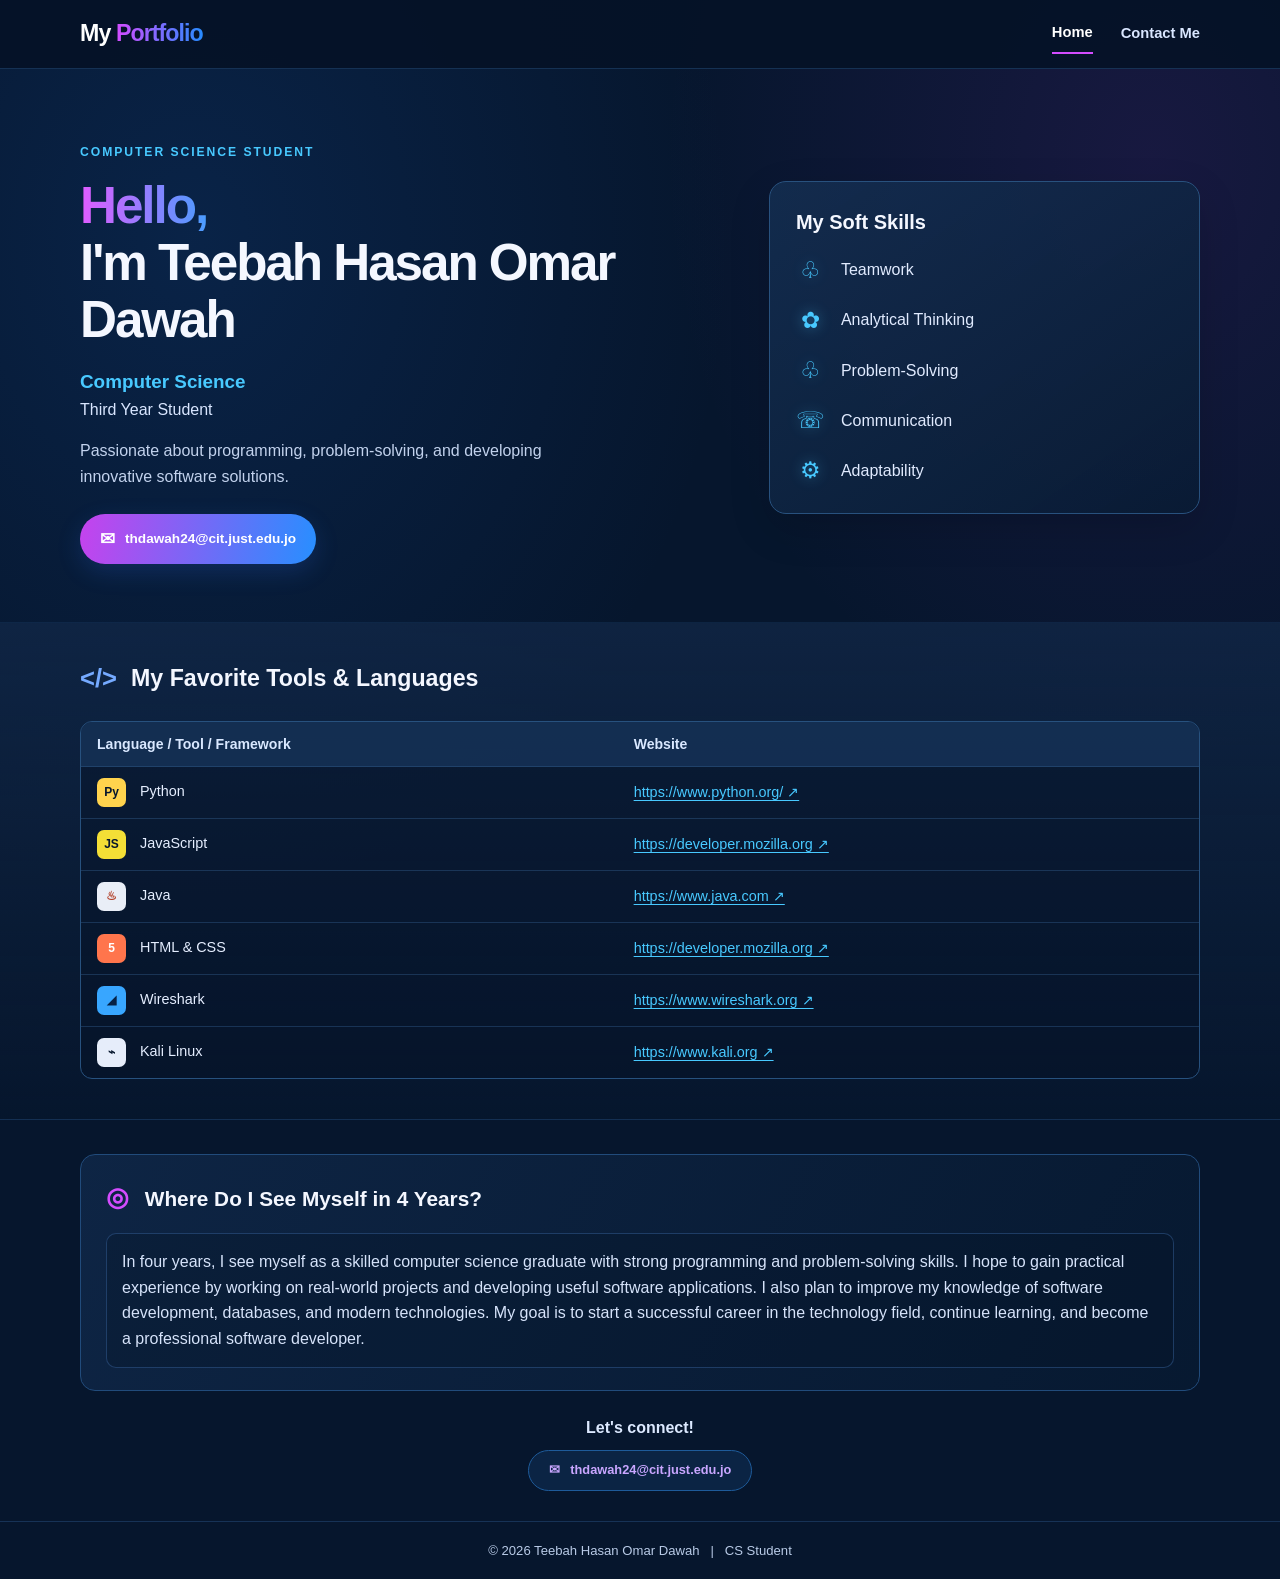
<file: index.html>
<!DOCTYPE html>
<html lang="en">
<head>
  <meta charset="UTF-8">
  <meta name="viewport" content="width=device-width, initial-scale=1.0">
  <title>TD | Portfolio</title>
  <link rel="stylesheet" href="style.css">
</head>
<body>
  <header class="topbar">
    <nav class="nav container">
      <a class="brand" href="index.html">My <span>Portfolio</span></a>
      <div class="nav-links">
        <a class="active" href="index.html">Home</a>
        <a href="contact.html">Contact Me</a>
      </div>
    </nav>
  </header>

  <main>
    <section class="hero container">
      <div class="hero-copy">
        <p class="kicker">COMPUTER SCIENCE STUDENT</p>
        <h1><span class="gradient-text">Hello,</span><br>I'm Teebah Hasan Omar Dawah </h1>
        <h2>Computer Science</h2>
        <p class="year">Third Year Student</p>
        <p class="intro">Passionate about programming, problem-solving, and developing
        innovative software solutions.</p>
        <a class="pill-link" href="mailto:YOUR_UNIVERSITY_EMAIL@cit.just.edu.jo">
          <span class="mail-icon">✉</span> thdawah24@cit.just.edu.jo
        </a>
      </div>

      <aside class="skills-card">
        <h3>My Soft Skills</h3>
        <ul class="skill-list">
          <li><span class="skill-icon">♧</span> Teamwork</li>
          <li><span class="skill-icon">✿</span> Analytical Thinking</li>
          <li><span class="skill-icon">♧</span> Problem-Solving</li>
          <li><span class="skill-icon">☏</span> Communication</li>
          <li><span class="skill-icon">⚙</span> Adaptability</li>
        </ul>
      </aside>
    </section>

    <section class="tools-section">
      <div class="container">
        <h2 class="section-title"><span class="title-icon">&lt;/&gt;</span> My Favorite Tools &amp; Languages</h2>
        <div class="table-shell">
          <table>
            <thead><tr><th>Language / Tool / Framework</th><th>Website</th></tr></thead>
            <tbody>
              <tr><td><span class="tool-emoji python">Py</span> Python</td><td><a href="https://www.python.org/" target="_blank" rel="noopener noreferrer">https://www.python.org/ ↗</a></td></tr>
              <tr><td><span class="tool-emoji js">JS</span> JavaScript</td><td><a href="https://developer.mozilla.org/en-US/docs/Web/JavaScript" target="_blank" rel="noopener noreferrer">https://developer.mozilla.org ↗</a></td></tr>
              <tr><td><span class="tool-emoji java">♨</span> Java</td><td><a href="https://www.java.com/" target="_blank" rel="noopener noreferrer">https://www.java.com ↗</a></td></tr>
              <tr><td><span class="tool-emoji html">5</span> HTML &amp; CSS</td><td><a href="https://developer.mozilla.org/" target="_blank" rel="noopener noreferrer">https://developer.mozilla.org ↗</a></td></tr>
              <tr><td><span class="tool-emoji wireshark">◢</span> Wireshark</td><td><a href="https://www.wireshark.org/" target="_blank" rel="noopener noreferrer">https://www.wireshark.org ↗</a></td></tr>
              <tr><td><span class="tool-emoji kali">⌁</span> Kali Linux</td><td><a href="https://www.kali.org/" target="_blank" rel="noopener noreferrer">https://www.kali.org ↗</a></td></tr>
            </tbody>
          </table>
        </div>
      </div>
    </section>

    <section class="future-section container">
      <h2><span class="target-icon">◎</span> Where Do I See Myself in 4 Years?</h2>
      <p>In four years, I see myself as a skilled computer science graduate with strong programming and problem-solving skills. I hope to gain practical experience by working on real-world projects and developing useful software applications. I also plan to improve my knowledge of software development, databases, and modern technologies. My goal is to start a successful career in the technology field, continue learning, and become a professional software developer.</p>
    </section>

    <section class="connect container">
      <p>Let's connect!</p>
      <a class="small-pill" href="mailto:YOUR_UNIVERSITY_EMAIL@cit.just.edu.jo">✉ &nbsp; thdawah24@cit.just.edu.jo</a>
    </section>
  </main>

  <footer class="footer">
    <p>© 2026 Teebah Hasan Omar Dawah &nbsp; | &nbsp; CS Student</p>
  </footer>
</body>
</html>
</file>
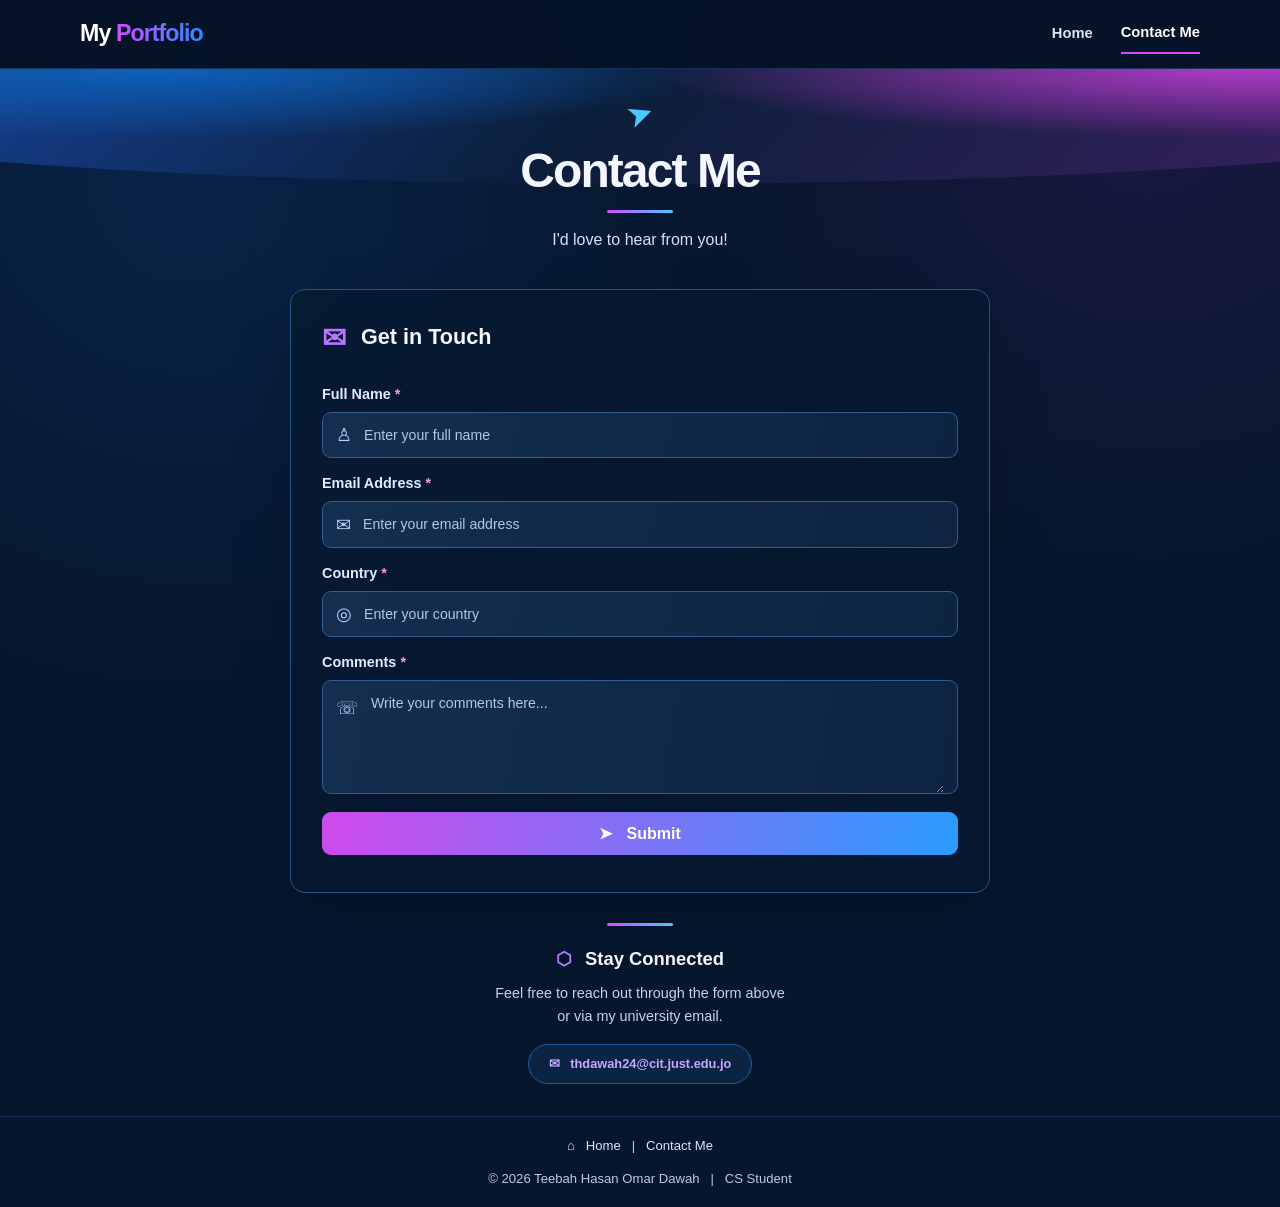
<file: contact.html>
<!DOCTYPE html>
<html lang="en">
<head>
  <meta charset="UTF-8">
  <meta name="viewport" content="width=device-width, initial-scale=1.0">
  <title>Contact Me | TD</title>
  <link rel="stylesheet" href="style.css">
  <script src="script.js" defer></script>
</head>
<body class="contact-page">
  <header class="topbar">
    <nav class="nav container">
      <a class="brand" href="index.html">My <span>Portfolio</span></a>
      <div class="nav-links">
        <a href="index.html">Home</a>
        <a class="active" href="contact.html">Contact Me</a>
      </div>
    </nav>
  </header>

  <div class="contact-banner"></div>
  <main class="contact-wrap container">
    <section class="contact-heading">
      <div class="send-icon">➤</div>
      <h1>Contact Me</h1>
      <div class="heading-line"></div>
      <p>I'd love to hear from you!</p>
    </section>

    <section class="form-card">
      <h2><span class="form-icon">✉</span> Get in Touch</h2>
      <form id="contactForm" novalidate>
        <div class="form-group">
          <label for="fullName">Full Name <b>*</b></label>
          <div class="input-wrap"><span>♙</span><input id="fullName" name="fullName" type="text" placeholder="Enter your full name"></div>
        </div>
        <div class="form-group">
          <label for="email">Email Address <b>*</b></label>
          <div class="input-wrap"><span>✉</span><input id="email" name="email" type="email" placeholder="Enter your email address"></div>
        </div>
        <div class="form-group">
          <label for="country">Country <b>*</b></label>
          <div class="input-wrap"><span>◎</span><input id="country" name="country" type="text" placeholder="Enter your country"></div>
        </div>
        <div class="form-group">
          <label for="comments">Comments <b>*</b></label>
          <div class="input-wrap textarea-wrap"><span>☏</span><textarea id="comments" name="comments" rows="4" placeholder="Write your comments here..."></textarea></div>
        </div>
        <button class="submit-button" type="submit"><span>➤</span> Submit</button>
        <p id="formMessage" class="form-message" role="status" aria-live="polite"></p>
      </form>
    </section>

    <section class="stay-connected">
      <div class="heading-line"></div>
      <h2><span>⬡</span> Stay Connected</h2>
      <p>Feel free to reach out through the form above<br>or via my university email.</p>
      <a class="small-pill" href="mailto:YOUR_UNIVERSITY_EMAIL@cit.just.edu.jo">✉ &nbsp; thdawah24@cit.just.edu.jo</a>
    </section>
  </main>

  <footer class="footer contact-footer">
    <p><a href="index.html">⌂ &nbsp; Home</a> &nbsp; | &nbsp; <a href="contact.html">Contact Me</a></p>
    <p>© 2026 Teebah Hasan Omar Dawah &nbsp; | &nbsp; CS Student</p>
  </footer>
</body>
</html>
</file>
<file: style.css>
:root {
  --bg: #06162d;
  --bg2: #0a2040;
  --panel: rgba(15, 39, 72, .72);
  --panel2: #0d2341;
  --line: #214b7b;
  --text: #f4f7ff;
  --muted: #c2d2ed;
  --cyan: #48c9ff;
  --purple: #d44cff;
  --blue: #278bff;
}
* { box-sizing: border-box; }
html { scroll-behavior: smooth; }
body {
  margin: 0; color: var(--text); font-family: Inter, "Segoe UI", Arial, sans-serif;
  line-height: 1.6; background:
    radial-gradient(ellipse at 15% 15%, rgba(19, 75, 151, .25), transparent 35%),
    radial-gradient(ellipse at 90% 10%, rgba(131, 41, 180, .14), transparent 30%),
    var(--bg);
}
a { color: var(--cyan); }
.container { width: min(1120px, 90%); margin: 0 auto; }
.topbar { background: rgba(5, 18, 38, .92); border-bottom: 1px solid rgba(67, 141, 213, .25); position: relative; z-index: 2; }
.nav { min-height: 68px; display: flex; align-items: center; justify-content: space-between; gap: 24px; }
.brand { color: #fff; text-decoration: none; font-size: 1.45rem; font-weight: 800; letter-spacing: -.04em; }
.brand span { background: linear-gradient(90deg, var(--purple), var(--blue)); -webkit-background-clip: text; background-clip: text; color: transparent; }
.nav-links { display: flex; align-items: center; gap: 28px; }
.nav-links a { text-decoration: none; color: #d9e6ff; padding: 7px 0; font-weight: 600; font-size: .92rem; }
.nav-links a.active, .nav-links a:hover { color: white; border-bottom: 2px solid var(--purple); }
.hero { display: grid; grid-template-columns: 1.25fr .85fr; gap: 55px; align-items: center; padding-top: 62px; padding-bottom: 58px; }
.kicker { color: var(--cyan); font-size: .76rem; font-weight: 800; letter-spacing: .16em; }
h1 { font-size: clamp(2.1rem, 4vw, 3.5rem); line-height: 1.12; letter-spacing: -.04em; margin: 14px 0 18px; }
.gradient-text { background: linear-gradient(90deg, #e15cff, #4a9dff); -webkit-background-clip: text; background-clip: text; color: transparent; }
.hero-copy h2 { color: var(--cyan); font-size: 1.18rem; margin: 0; }
.year { margin: 0 0 12px; color: #d9e6ff; }
.intro { color: var(--muted); max-width: 500px; margin-bottom: 24px; }
.pill-link, .small-pill { display: inline-flex; align-items: center; gap: 10px; text-decoration: none; color: white; border-radius: 999px; padding: 11px 20px; font-size: .85rem; font-weight: 700; overflow-wrap: anywhere; background: linear-gradient(100deg, #c642ed, #278fff); box-shadow: 0 8px 25px rgba(49, 117, 255, .18); }
.mail-icon { font-size: 1.1rem; }
.skills-card { background: linear-gradient(145deg, rgba(20, 47, 82, .85), rgba(9, 27, 52, .9)); border: 1px solid #28517e; border-radius: 17px; padding: 24px 26px; box-shadow: 0 15px 40px rgba(0, 0, 0, .15); }
.skills-card h3 { margin: 0 0 14px; font-size: 1.25rem; }
.skill-list { list-style: none; padding: 0; margin: 0; display: grid; gap: 13px; }
.skill-list li { display: flex; align-items: center; gap: 15px; color: #e1ebff; }
.skill-icon { display: inline-flex; align-items: center; justify-content: center; width: 30px; color: var(--cyan); font-size: 1.45rem; text-shadow: 0 0 14px rgba(72, 201, 255, .45); }
.tools-section { padding: 35px 0 40px; background: linear-gradient(180deg, rgba(17, 39, 71, .75), rgba(6, 22, 45, .28)); border-top: 1px solid rgba(49, 102, 162, .18); border-bottom: 1px solid rgba(49, 102, 162, .18); }
.section-title { font-size: 1.45rem; margin: 0 0 22px; display: flex; gap: 14px; align-items: center; }
.title-icon { color: #75aaff; font-size: 1.6rem; }
.table-shell { overflow-x: auto; border: 1px solid #27517e; border-radius: 12px; background: rgba(3, 17, 36, .35); }
table { width: 100%; border-collapse: collapse; min-width: 540px; }
th, td { padding: 11px 16px; text-align: left; border-bottom: 1px solid rgba(51, 93, 142, .42); }
th { background: rgba(23, 53, 91, .75); color: #d9e8ff; font-size: .88rem; }
td { color: #e5eeff; font-size: .9rem; }
tr:last-child td { border-bottom: 0; }
td:first-child { width: 48%; }
td a { text-decoration: underline; text-underline-offset: 3px; }
.tool-emoji { display: inline-flex; width: 29px; height: 29px; align-items: center; justify-content: center; border-radius: 7px; margin-right: 10px; font-size: .75rem; font-weight: 900; color: #06162d; }
.python { background: #ffd34d; } .js { background: #f4df36; } .java { background: #e9eef7; color: #b3422b; } .html { background: #ff754c; color: white; } .wireshark { background: #38a6ff; color: #062144; } .kali { background: #e6edfa; }
.future-section { margin-top: 34px; margin-bottom: 20px; padding: 22px 25px; border: 1px solid #214b7b; border-radius: 15px; background: linear-gradient(120deg, rgba(15, 39, 72, .86), rgba(7, 26, 50, .75)); }
.future-section h2 { font-size: 1.3rem; margin: 0 0 15px; }
.target-icon { color: var(--purple); font-size: 1.6rem; margin-right: 10px; }
.future-section p { margin: 0; padding: 15px; color: #d6e3fa; border: 1px solid rgba(54, 97, 151, .5); border-radius: 10px; background: rgba(4, 19, 39, .28); }
.connect { display: flex; flex-direction: column; align-items: center; padding: 4px 0 30px; }
.connect p { margin: 0 0 10px; font-weight: 700; color: #dce9ff; }
.small-pill { background: rgba(12, 38, 71, .9); border: 1px solid #1e5b9a; box-shadow: none; color: #c9a6ff; padding: 9px 20px; font-size: .8rem; }
.footer { text-align: center; padding: 18px 12px; color: #b9cbe7; font-size: .82rem; border-top: 1px solid rgba(45, 93, 148, .4); }
.footer p { margin: 0; }
.contact-page { min-height: 100vh; }
.contact-banner { height: 145px; margin-top: 0; background:
  radial-gradient(ellipse at 12% 0%, #0d61bc 0, transparent 35%),
  radial-gradient(ellipse at 98% 0%, #b03cc8 0, transparent 34%),
  linear-gradient(130deg, #153c87, #0b1e3a 45%, #34205c); clip-path: ellipse(85% 80% at 50% 0%); position: absolute; width: 100%; top: 68px; z-index: 0; }
.contact-wrap { position: relative; z-index: 1; }
.contact-heading { text-align: center; padding-top: 20px; margin-bottom: 36px; }
.send-icon { font-size: 2rem; color: var(--cyan); transform: rotate(-20deg); margin-bottom: 4px; }
.contact-heading h1 { font-size: clamp(2.2rem, 4vw, 3rem); margin: 0 0 12px; }
.heading-line { height: 3px; width: 66px; margin: 0 auto 14px; border-radius: 5px; background: linear-gradient(90deg, var(--purple), var(--cyan)); }
.contact-heading p { color: #d2e0f8; margin: 0; }
.form-card { max-width: 700px; margin: 0 auto; border: 1px solid #24558a; border-radius: 15px; background: rgba(7, 25, 49, .85); padding: 25px 31px 27px; box-shadow: 0 18px 55px rgba(0, 0, 0, .17); }
.form-card h2 { font-size: 1.35rem; display: flex; align-items: center; gap: 15px; margin: 0 0 22px; }
.form-icon { color: #b975ff; font-size: 1.8rem; }
.form-group { margin-bottom: 14px; }
.form-group label { display: block; font-size: .9rem; font-weight: 700; margin-bottom: 6px; color: #e2ebff; }
.form-group label b { color: #ff9bcb; }
.input-wrap { display: flex; align-items: center; gap: 12px; border: 1px solid #315d91; border-radius: 9px; background: linear-gradient(100deg, rgba(22, 49, 83, .9), rgba(13, 36, 66, .95)); padding: 0 13px; }
.input-wrap > span { color: #b6d3f8; font-size: 1.15rem; }
.input-wrap input, .input-wrap textarea { width: 100%; border: 0; outline: 0; color: white; background: transparent; font: inherit; font-size: .88rem; padding: 11px 0; }
.input-wrap input::placeholder, .input-wrap textarea::placeholder { color: #b6c7e1; }
.input-wrap:focus-within { border-color: var(--cyan); box-shadow: 0 0 0 3px rgba(72, 201, 255, .12); }
.textarea-wrap { align-items: flex-start; }
.textarea-wrap > span { padding-top: 12px; }
.textarea-wrap textarea { resize: vertical; min-height: 86px; }
.submit-button { display: block; width: 100%; margin-top: 18px; border: 0; border-radius: 9px; padding: 12px; color: white; font-size: 1rem; font-weight: 800; cursor: pointer; background: linear-gradient(100deg, #cf49ec, #2b9cff); transition: filter .2s, transform .2s; }
.submit-button:hover { filter: brightness(1.1); transform: translateY(-1px); }
.submit-button span { margin-right: 10px; }
.form-message { margin: 10px 0 0; font-weight: 700; text-align: center; }
.form-message.error { color: #ff9baf; }
.form-message.success { color: #70edc0; }
.stay-connected { text-align: center; padding: 30px 0 32px; }
.stay-connected h2 { font-size: 1.15rem; margin: 18px 0 8px; }
.stay-connected h2 span { color: #b67bff; margin-right: 8px; }
.stay-connected p { color: #c4d4ed; font-size: .9rem; margin: 0 0 16px; }
.contact-footer a { color: #d8e7ff; text-decoration: none; }
.contact-footer p + p { margin-top: 12px; }
@media (max-width: 720px) {
  .nav { min-height: 70px; }
  .hero { grid-template-columns: 1fr; gap: 28px; padding-top: 42px; }
  .skills-card { padding: 20px; }
  .contact-banner { height: 115px; top: 70px; }
  .contact-heading { padding-top: 18px; margin-bottom: 25px; }
  .form-card { padding: 22px 18px; }
  .nav-links { gap: 16px; }
  .brand { font-size: 1.2rem; }
}
@media (max-width: 430px) {
  .nav { flex-direction: column; justify-content: center; padding: 12px 0; gap: 5px; }
  .nav-links a { font-size: .85rem; }
  .pill-link { font-size: .72rem; padding: 10px 13px; }
  .future-section { padding: 18px; }
  .future-section h2 { font-size: 1.12rem; }
}
</file>
